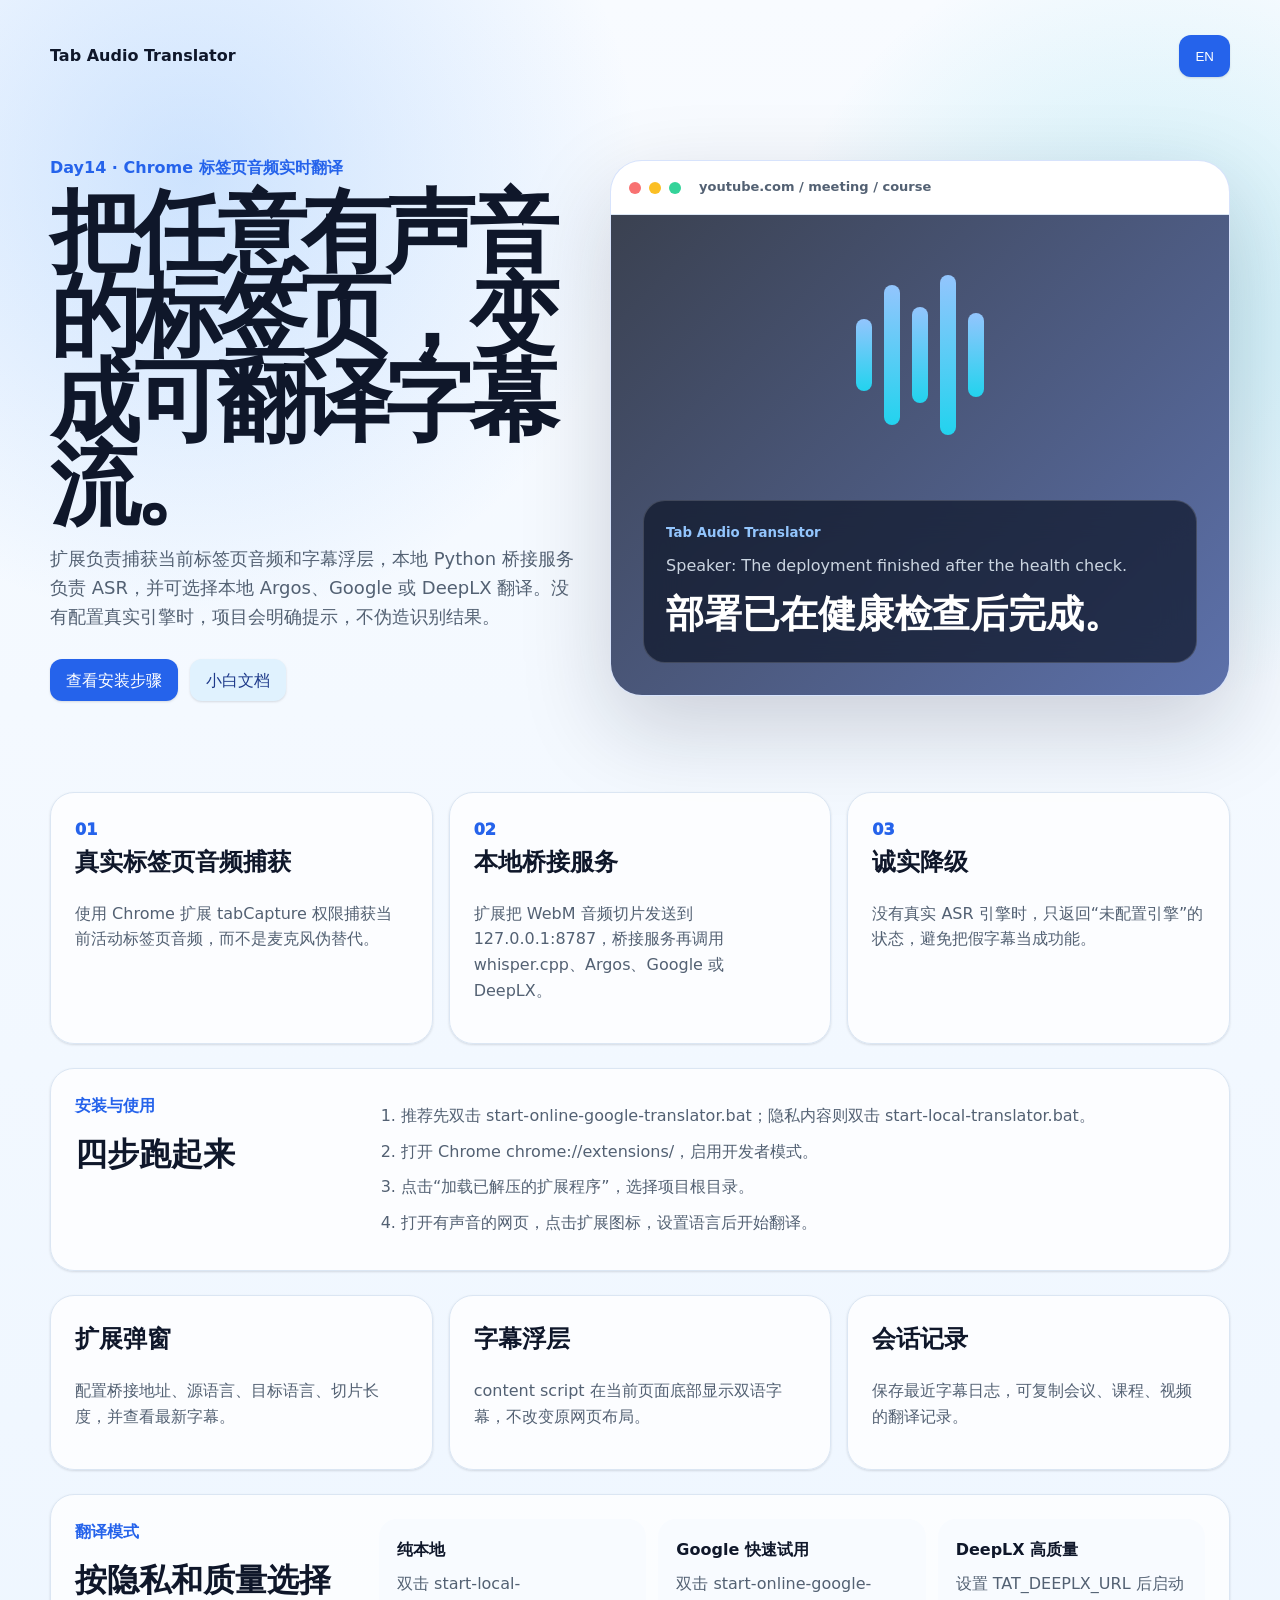
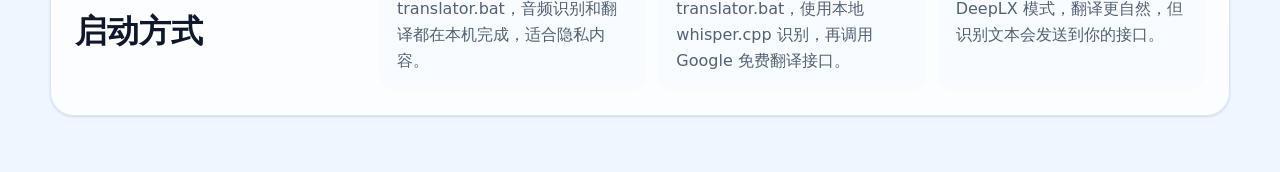
<file: index.html>
<!doctype html>
<html lang="zh-CN">
  <head>
    <meta charset="UTF-8" />
    <meta name="viewport" content="width=device-width, initial-scale=1.0" />
    <meta name="description" content="A Chrome extension for real current-tab audio capture with local ASR and local or online translation backends." />
    <title>Tab Audio Translator Day14</title>
    <link rel="stylesheet" href="./site.css" />
  </head>
  <body>
    <main class="page">
      <nav class="nav">
        <strong>Tab Audio Translator</strong>
        <button id="lang-toggle" type="button">EN</button>
      </nav>

      <section class="hero">
        <div class="hero-copy">
          <p class="eyebrow" data-i18n="eyebrow">Day14 · Chrome 标签页音频实时翻译</p>
          <h1 data-i18n="title">把任意有声音的标签页，变成可翻译字幕流。</h1>
          <p data-i18n="lead">扩展负责捕获当前标签页音频和字幕浮层，本地 Python 桥接服务负责 ASR/翻译接口。没有配置真实引擎时，项目会明确提示，不伪造识别结果。</p>
          <div class="cta-row">
            <a href="#install" data-i18n="installCta">查看安装步骤</a>
            <a class="secondary" href="./docs/BEGINNER-GUIDE.md" data-i18n="guideCta">小白文档</a>
          </div>
        </div>
        <div class="device-card" aria-label="Product preview">
          <div class="browser-bar"><span></span><span></span><span></span><strong>youtube.com / meeting / course</strong></div>
          <div class="video-stage">
            <div class="wave"><i></i><i></i><i></i><i></i><i></i></div>
            <aside>
              <small>Tab Audio Translator</small>
              <p>Speaker: The deployment finished after the health check.</p>
              <h2>部署已在健康检查后完成。</h2>
            </aside>
          </div>
        </div>
      </section>

      <section class="truth">
        <article>
          <span>01</span>
          <h2 data-i18n="realCapture">真实标签页音频捕获</h2>
          <p data-i18n="realCaptureText">使用 Chrome 扩展 `tabCapture` 权限捕获当前活动标签页音频，而不是麦克风伪替代。</p>
        </article>
        <article>
          <span>02</span>
          <h2 data-i18n="localBridge">本地桥接服务</h2>
          <p data-i18n="localBridgeText">扩展把 WebM 音频切片发送到 `127.0.0.1:8787`，桥接服务再调用你配置的 ASR/翻译命令。</p>
        </article>
        <article>
          <span>03</span>
          <h2 data-i18n="honestFallback">诚实降级</h2>
          <p data-i18n="honestFallbackText">没有真实 ASR 引擎时，只返回“未配置引擎”的状态，避免把假字幕当成功能。</p>
        </article>
      </section>

      <section class="workflow" id="install">
        <div>
          <p class="eyebrow" data-i18n="installEyebrow">安装与使用</p>
          <h2 data-i18n="installTitle">四步跑起来</h2>
        </div>
        <ol>
          <li data-i18n="step1">启动本地桥接服务：`python .\\bridge\\server.py`。</li>
          <li data-i18n="step2">打开 Chrome `chrome://extensions/`，启用开发者模式。</li>
          <li data-i18n="step3">点击“加载已解压的扩展程序”，选择项目根目录。</li>
          <li data-i18n="step4">打开有声音的网页，点击扩展图标，设置语言后开始翻译。</li>
        </ol>
      </section>

      <section class="grid">
        <article>
          <h2 data-i18n="module1">扩展弹窗</h2>
          <p data-i18n="module1Text">配置桥接地址、源语言、目标语言、切片长度，并查看最新字幕。</p>
        </article>
        <article>
          <h2 data-i18n="module2">字幕浮层</h2>
          <p data-i18n="module2Text">content script 在当前页面底部显示双语字幕，不改变原网页布局。</p>
        </article>
        <article>
          <h2 data-i18n="module3">会话记录</h2>
          <p data-i18n="module3Text">保存最近字幕日志，可复制会议、课程、视频的翻译记录。</p>
        </article>
      </section>

      <section class="modes">
        <div>
          <p class="eyebrow" data-i18n="modesEyebrow">翻译模式</p>
          <h2 data-i18n="modesTitle">按隐私和质量选择启动方式</h2>
        </div>
        <div class="mode-list">
          <article>
            <strong data-i18n="modeLocal">纯本地</strong>
            <p data-i18n="modeLocalText">双击 start-local-translator.bat，音频识别和翻译都在本机完成，适合隐私内容。</p>
          </article>
          <article>
            <strong data-i18n="modeGoogle">Google 快速试用</strong>
            <p data-i18n="modeGoogleText">双击 start-online-google-translator.bat，使用本地 whisper.cpp 识别，再调用 Google 免费翻译接口。</p>
          </article>
          <article>
            <strong data-i18n="modeDeeplx">DeepLX 高质量</strong>
            <p data-i18n="modeDeeplxText">设置 TAT_DEEPLX_URL 后启动 DeepLX 模式，翻译更自然，但识别文本会发送到你的接口。</p>
          </article>
        </div>
      </section>
    </main>
    <script src="./site.js"></script>
  </body>
</html>
</file>
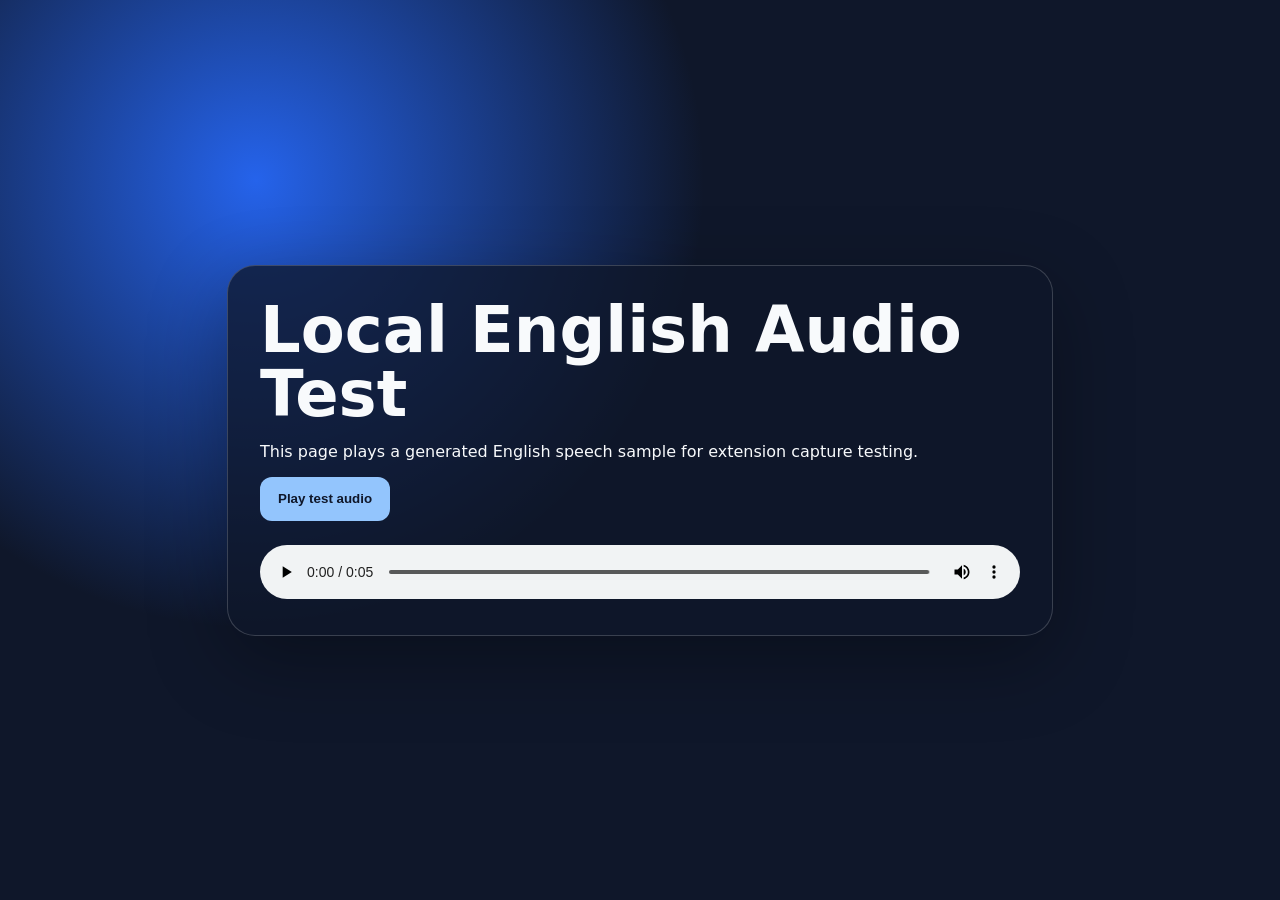
<file: docs/local-audio-test.html>
<!doctype html>
<html lang="en">
  <head>
    <meta charset="UTF-8" />
    <meta name="viewport" content="width=device-width, initial-scale=1.0" />
    <title>Tab Audio Translator Local Test</title>
    <style>
      body {
        margin: 0;
        min-height: 100vh;
        display: grid;
        place-items: center;
        color: #f8fafc;
        background: radial-gradient(circle at 20% 20%, #2563eb, transparent 28rem), #0f172a;
        font-family: Inter, system-ui, sans-serif;
      }
      main {
        width: min(760px, calc(100vw - 32px));
        padding: 32px;
        border: 1px solid rgba(255, 255, 255, 0.18);
        border-radius: 28px;
        background: rgba(15, 23, 42, 0.76);
        box-shadow: 0 24px 80px rgba(0, 0, 0, 0.32);
      }
      h1 {
        margin: 0 0 12px;
        font-size: clamp(2rem, 6vw, 4rem);
        line-height: 1;
      }
      audio {
        width: 100%;
        margin-top: 24px;
      }
      button {
        min-height: 44px;
        border: 0;
        border-radius: 12px;
        padding: 0 18px;
        color: #0f172a;
        background: #93c5fd;
        font-weight: 800;
      }
    </style>
  </head>
  <body>
    <main>
      <h1>Local English Audio Test</h1>
      <p>This page plays a generated English speech sample for extension capture testing.</p>
      <button id="play" type="button">Play test audio</button>
      <audio id="audio" src="./asr-test.webm" controls loop></audio>
    </main>
    <script>
      document.querySelector("#play").addEventListener("click", async () => {
        await document.querySelector("#audio").play();
      });
    </script>
  </body>
</html>
</file>
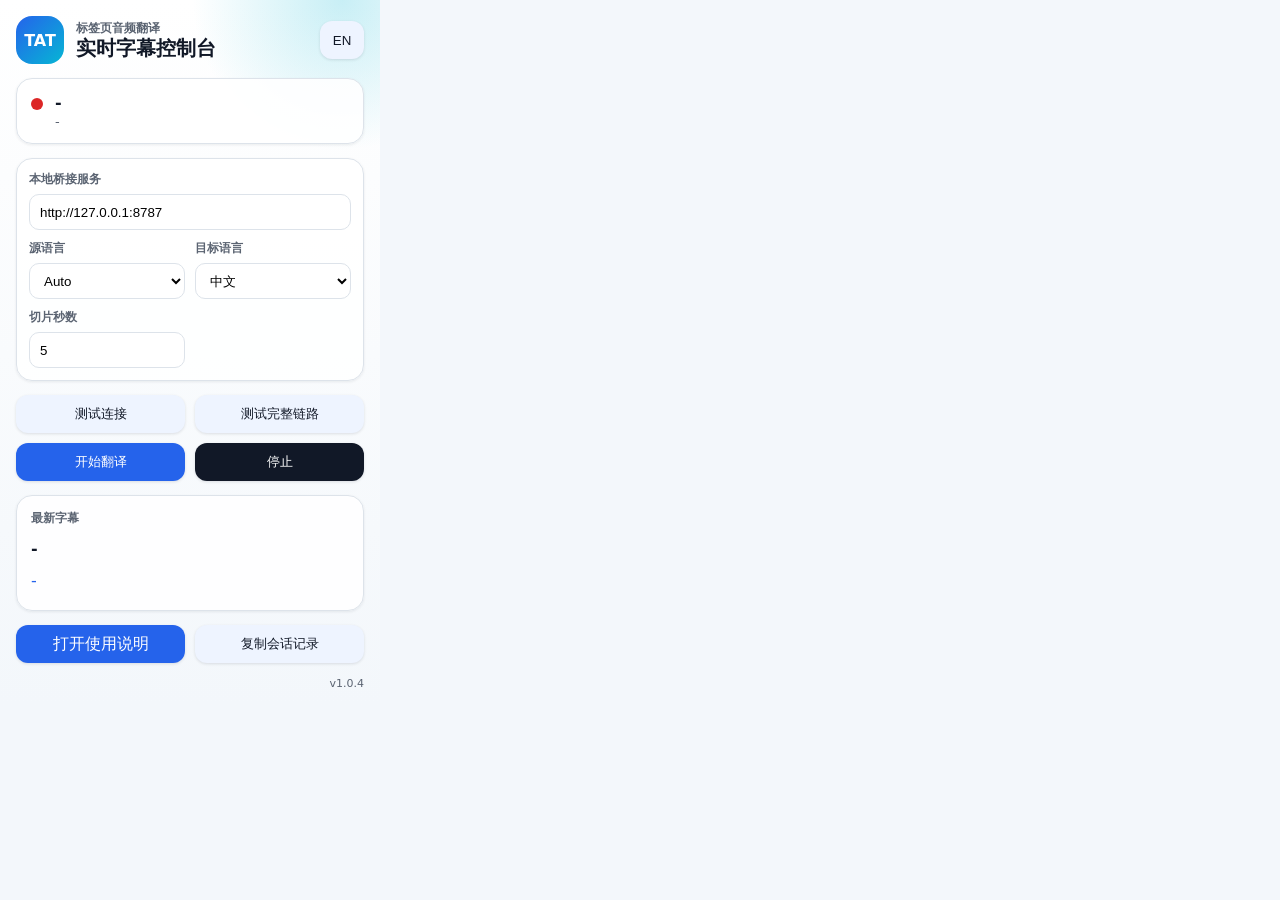
<file: extension/popup.html>
<!doctype html>
<html lang="zh-CN">
  <head>
    <meta charset="UTF-8" />
    <meta name="viewport" content="width=device-width, initial-scale=1.0" />
    <title>Tab Audio Translator</title>
    <link rel="stylesheet" href="./popup.css" />
  </head>
  <body>
    <main class="popup">
      <header>
        <span class="logo">TAT</span>
        <div>
          <p data-i18n="eyebrow">标签页音频翻译</p>
          <h1 data-i18n="title">实时字幕控制台</h1>
        </div>
        <button id="lang-toggle" class="icon" type="button">EN</button>
      </header>

      <section class="status-card" id="status-card">
        <span id="status-dot"></span>
        <div>
          <strong id="status-title">-</strong>
          <p id="status-text">-</p>
        </div>
      </section>

      <section class="controls">
        <label>
          <span data-i18n="bridgeUrl">本地桥接服务</span>
          <input id="bridge-url" type="url" value="http://127.0.0.1:8787" />
        </label>
        <label>
          <span data-i18n="sourceLang">源语言</span>
          <select id="source-lang">
            <option value="auto">Auto</option>
            <option value="en">English</option>
            <option value="ja">日本語</option>
            <option value="ko">한국어</option>
            <option value="zh">中文</option>
          </select>
        </label>
        <label>
          <span data-i18n="targetLang">目标语言</span>
          <select id="target-lang">
            <option value="zh">中文</option>
            <option value="en">English</option>
            <option value="ja">日本語</option>
            <option value="ko">한국어</option>
          </select>
        </label>
        <label>
          <span data-i18n="chunkSeconds">切片秒数</span>
          <input id="chunk-seconds" type="number" min="2" max="15" value="5" />
        </label>
      </section>

      <section class="button-row">
        <button id="test-bridge" class="ghost" type="button" data-i18n="testBridge">测试连接</button>
        <button id="test-pipeline" class="ghost" type="button" data-i18n="testPipeline">测试完整链路</button>
        <button id="start" type="button" data-i18n="start">开始翻译</button>
        <button id="stop" class="secondary" type="button" data-i18n="stop">停止</button>
      </section>

      <section class="caption-card">
        <p data-i18n="latestCaption">最新字幕</p>
        <strong id="latest-source">-</strong>
        <span id="latest-target">-</span>
      </section>

      <section class="links">
        <a href="../index.html" target="_blank" data-i18n="openGuide">打开使用说明</a>
        <button id="copy-log" type="button" class="ghost" data-i18n="copyLog">复制会话记录</button>
      </section>
      <p class="version">v1.0.4</p>
    </main>
    <script src="./popup.js" type="module"></script>
  </body>
</html>
</file>
<file: site.css>
:root {
  --color-primary: #2563eb;
  --color-primary-light: #60a5fa;
  --color-primary-dark: #1e3a8a;
  --color-accent: #06b6d4;
  --color-surface: #f8fbff;
  --color-panel: #ffffff;
  --color-text: #0f172a;
  --color-muted: #536173;
  --color-border: #dbe6f3;
  --shadow-card: 0 1px 3px rgba(15, 23, 42, 0.08), 0 1px 2px rgba(15, 23, 42, 0.06);
  --shadow-hover: 0 20px 50px rgba(37, 99, 235, 0.16);
  --radius-md: 12px;
  --radius-lg: 24px;
  --ease: cubic-bezier(0.4, 0, 0.2, 1);
  color: var(--color-text);
  background:
    radial-gradient(circle at 15% 10%, rgba(96, 165, 250, 0.28), transparent 28rem),
    radial-gradient(circle at 90% 18%, rgba(6, 182, 212, 0.2), transparent 24rem),
    linear-gradient(180deg, #f8fbff, #eef6ff);
  font-family: Inter, "Noto Sans SC", system-ui, -apple-system, sans-serif;
  font-size: 16px;
  line-height: 1.6;
}

* { box-sizing: border-box; }

body {
  margin: 0;
  min-width: 320px;
}

.page {
  width: min(1180px, calc(100vw - 32px));
  margin: 0 auto;
  padding: 24px 0 56px;
}

.nav {
  height: 64px;
  display: flex;
  align-items: center;
  justify-content: space-between;
}

button,
a {
  min-height: 42px;
  border: 0;
  border-radius: var(--radius-md);
  padding: 0 16px;
  display: inline-flex;
  align-items: center;
  justify-content: center;
  color: #fff;
  background: var(--color-primary);
  box-shadow: var(--shadow-card);
  text-decoration: none;
  cursor: pointer;
  transition: transform 200ms var(--ease), box-shadow 200ms var(--ease);
}

button:hover,
a:hover {
  transform: scale(1.02);
  box-shadow: var(--shadow-hover);
}

button:focus-visible,
a:focus-visible {
  outline: 2px solid var(--color-primary);
  outline-offset: 2px;
}

.secondary {
  color: var(--color-primary-dark);
  background: #e0f2fe;
}

.hero {
  min-height: 680px;
  display: grid;
  grid-template-columns: minmax(0, 0.92fr) minmax(420px, 1.08fr);
  gap: 32px;
  align-items: center;
}

.eyebrow {
  margin: 0 0 10px;
  color: var(--color-primary);
  font-weight: 900;
}

h1,
h2,
p {
  margin-top: 0;
}

h1 {
  margin-bottom: 18px;
  font-size: clamp(2.5rem, 7vw, 5.6rem);
  line-height: 0.94;
  letter-spacing: -0.07em;
}

.hero-copy > p:not(.eyebrow) {
  max-width: 650px;
  color: var(--color-muted);
  font-size: 18px;
}

.cta-row {
  margin-top: 28px;
  display: flex;
  flex-wrap: wrap;
  gap: 12px;
}

.device-card {
  border: 1px solid rgba(37, 99, 235, 0.18);
  border-radius: 32px;
  overflow: hidden;
  background: var(--color-panel);
  box-shadow: 0 32px 90px rgba(15, 23, 42, 0.18);
}

.browser-bar {
  height: 54px;
  padding: 0 18px;
  display: flex;
  gap: 8px;
  align-items: center;
  border-bottom: 1px solid var(--color-border);
}

.browser-bar span {
  width: 12px;
  height: 12px;
  border-radius: 50%;
  background: #f87171;
}

.browser-bar span:nth-child(2) { background: #fbbf24; }
.browser-bar span:nth-child(3) { background: #34d399; }
.browser-bar strong {
  margin-left: 10px;
  color: var(--color-muted);
  font-size: 13px;
}

.video-stage {
  min-height: 480px;
  padding: 32px;
  display: grid;
  align-items: end;
  background:
    linear-gradient(135deg, rgba(15, 23, 42, 0.82), rgba(30, 58, 138, 0.72)),
    url("data:image/svg+xml,%3Csvg xmlns='http://www.w3.org/2000/svg' width='120' height='120'%3E%3Cpath d='M0 60h120M60 0v120' stroke='%23ffffff' stroke-opacity='.08'/%3E%3C/svg%3E");
}

.wave {
  align-self: center;
  justify-self: center;
  height: 180px;
  display: flex;
  gap: 12px;
  align-items: center;
}

.wave i {
  width: 16px;
  border-radius: 999px;
  background: linear-gradient(180deg, #93c5fd, #22d3ee);
  animation: wave 1200ms var(--ease) infinite;
}

.wave i:nth-child(1) { height: 72px; animation-delay: 0ms; }
.wave i:nth-child(2) { height: 140px; animation-delay: 90ms; }
.wave i:nth-child(3) { height: 96px; animation-delay: 180ms; }
.wave i:nth-child(4) { height: 160px; animation-delay: 270ms; }
.wave i:nth-child(5) { height: 84px; animation-delay: 360ms; }

.video-stage aside {
  padding: 18px 22px;
  border: 1px solid rgba(255, 255, 255, 0.16);
  border-radius: 22px;
  color: #fff;
  background: rgba(15, 23, 42, 0.72);
  backdrop-filter: blur(18px);
}

.video-stage small {
  color: #93c5fd;
  font-weight: 900;
}

.video-stage p {
  margin: 8px 0 4px;
  color: #cbd5e1;
}

.video-stage h2 {
  margin-bottom: 0;
  font-size: clamp(1.5rem, 3vw, 2.4rem);
}

.truth,
.grid,
.modes,
.workflow {
  margin-top: 24px;
}

.truth,
.grid {
  display: grid;
  grid-template-columns: repeat(3, minmax(0, 1fr));
  gap: 16px;
}

.truth article,
.grid article,
.workflow,
.modes {
  min-width: 0;
  padding: 24px;
  border: 1px solid var(--color-border);
  border-radius: var(--radius-lg);
  background: rgba(255, 255, 255, 0.78);
  box-shadow: var(--shadow-card);
}

.truth span {
  color: var(--color-primary);
  font-weight: 950;
}

.truth p,
.grid p,
.workflow li {
  color: var(--color-muted);
}

.workflow {
  display: grid;
  grid-template-columns: 280px minmax(0, 1fr);
  gap: 24px;
}

.workflow h2 {
  font-size: 32px;
}

.workflow ol {
  margin: 0;
  padding-left: 22px;
}

.workflow li {
  margin: 10px 0;
  overflow-wrap: anywhere;
}

.modes {
  display: grid;
  grid-template-columns: 280px minmax(0, 1fr);
  gap: 24px;
}

.modes h2 {
  margin-bottom: 0;
  font-size: 32px;
}

.mode-list {
  display: grid;
  grid-template-columns: repeat(3, minmax(0, 1fr));
  gap: 12px;
}

.mode-list article {
  min-width: 0;
  padding: 18px;
  border-radius: 18px;
  background: #f8fbff;
}

.mode-list strong {
  display: block;
  margin-bottom: 8px;
}

.mode-list p {
  margin-bottom: 0;
  color: var(--color-muted);
  overflow-wrap: anywhere;
}

@keyframes wave {
  50% { transform: scaleY(0.62); opacity: 0.72; }
}

@media (max-width: 940px) {
  .hero,
  .truth,
  .grid,
  .modes,
  .mode-list,
  .workflow {
    grid-template-columns: 1fr;
  }
}

@media (max-width: 640px) {
  .page {
    width: min(100vw - 24px, 1180px);
  }

  .hero {
    min-height: auto;
    padding: 48px 0 8px;
  }

  .device-card {
    border-radius: 22px;
  }
}
</file>
<file: extension/popup.css>
:root {
  --ink: #111827;
  --muted: #5b6472;
  --line: #dde3ea;
  --panel: #ffffff;
  --paper: #f3f7fb;
  --blue: #2563eb;
  --cyan: #06b6d4;
  --green: #059669;
  --red: #dc2626;
  --shadow: 0 18px 40px rgba(17, 24, 39, 0.14);
  font-family: Inter, "Noto Sans SC", system-ui, -apple-system, sans-serif;
  color: var(--ink);
  background: var(--paper);
}

* {
  box-sizing: border-box;
}

body {
  width: 380px;
  margin: 0;
}

.popup {
  padding: 16px;
  display: grid;
  gap: 14px;
  background:
    radial-gradient(circle at 90% 0%, rgba(6, 182, 212, 0.22), transparent 150px),
    linear-gradient(180deg, #ffffff, #f3f7fb);
}

header {
  display: grid;
  grid-template-columns: 48px minmax(0, 1fr) 44px;
  gap: 12px;
  align-items: center;
}

.logo {
  width: 48px;
  height: 48px;
  border-radius: 16px;
  display: grid;
  place-items: center;
  color: #fff;
  background: linear-gradient(135deg, var(--blue), var(--cyan));
  font-weight: 900;
}

p,
h1 {
  margin: 0;
}

header p,
.caption-card p,
label span {
  color: var(--muted);
  font-size: 12px;
  font-weight: 800;
}

h1 {
  font-size: 20px;
  line-height: 1.15;
}

button,
a {
  min-height: 38px;
  border: 0;
  border-radius: 12px;
  padding: 0 14px;
  display: inline-flex;
  align-items: center;
  justify-content: center;
  color: #fff;
  background: var(--blue);
  box-shadow: 0 1px 3px rgba(17, 24, 39, 0.12);
  text-decoration: none;
  cursor: pointer;
}

button:hover,
a:hover {
  filter: brightness(0.96);
}

button:focus-visible,
a:focus-visible,
input:focus-visible,
select:focus-visible {
  outline: 2px solid var(--blue);
  outline-offset: 2px;
}

.icon,
.ghost {
  color: var(--ink);
  background: #eef4ff;
}

.secondary {
  background: var(--ink);
}

.status-card,
.caption-card,
.controls {
  border: 1px solid var(--line);
  border-radius: 16px;
  background: rgba(255, 255, 255, 0.9);
  box-shadow: 0 1px 3px rgba(17, 24, 39, 0.08);
}

.status-card {
  padding: 14px;
  display: grid;
  grid-template-columns: 12px minmax(0, 1fr);
  gap: 12px;
  align-items: start;
}

#status-dot {
  width: 12px;
  height: 12px;
  margin-top: 5px;
  border-radius: 50%;
  background: var(--red);
}

.status-card.running #status-dot {
  background: var(--green);
  box-shadow: 0 0 0 6px rgba(5, 150, 105, 0.12);
}

#status-text {
  margin-top: 2px;
  color: var(--muted);
  font-size: 13px;
}

.controls {
  padding: 12px;
  display: grid;
  grid-template-columns: 1fr 1fr;
  gap: 10px;
}

.controls label:first-child {
  grid-column: 1 / -1;
}

label {
  display: grid;
  gap: 6px;
}

input,
select {
  width: 100%;
  height: 36px;
  border: 1px solid var(--line);
  border-radius: 10px;
  padding: 0 10px;
  background: #fff;
}

.button-row,
.links {
  display: grid;
  grid-template-columns: 1fr 1fr;
  gap: 10px;
}

.button-row {
  grid-template-columns: 1fr 1fr;
}

.caption-card {
  min-height: 116px;
  padding: 14px;
  display: grid;
  gap: 6px;
}

#latest-source,
#latest-target {
  overflow-wrap: anywhere;
}

#latest-target {
  color: var(--blue);
}

.version {
  color: var(--muted);
  font-size: 11px;
  text-align: right;
}
</file>
